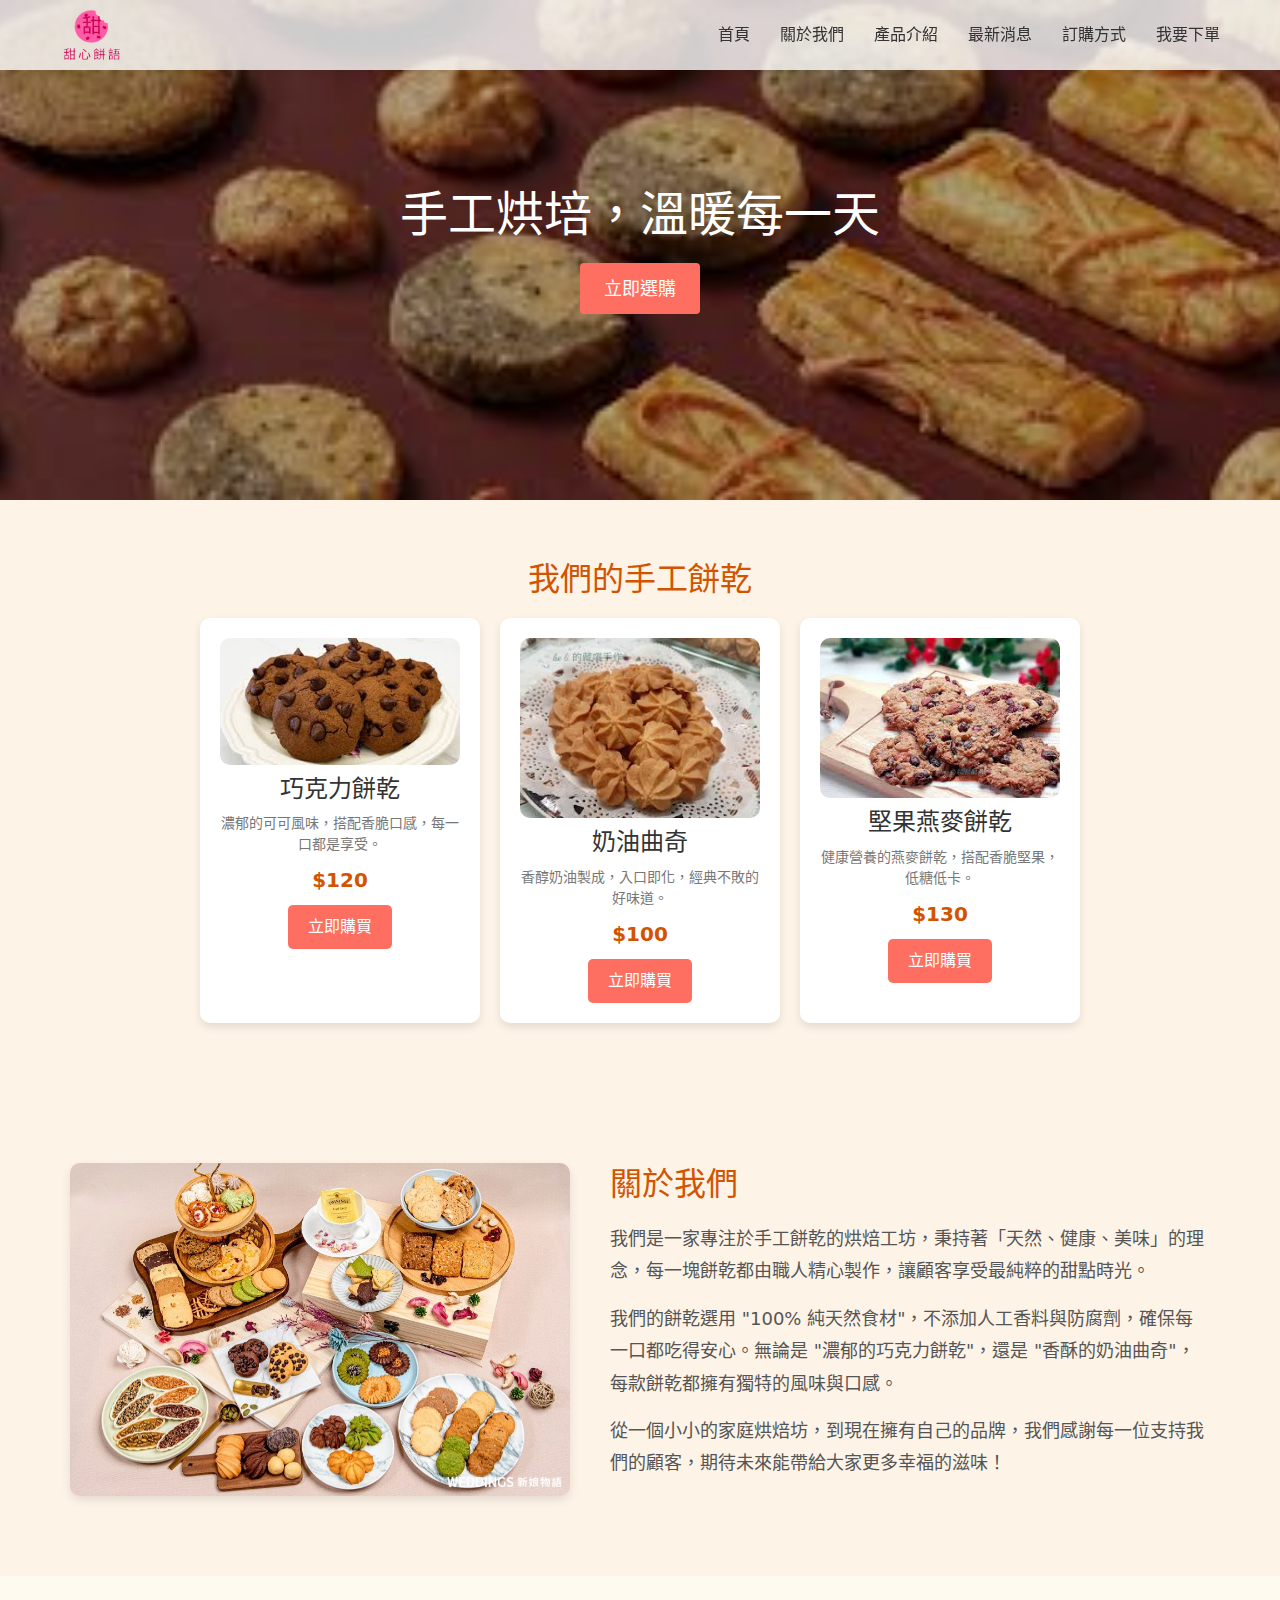
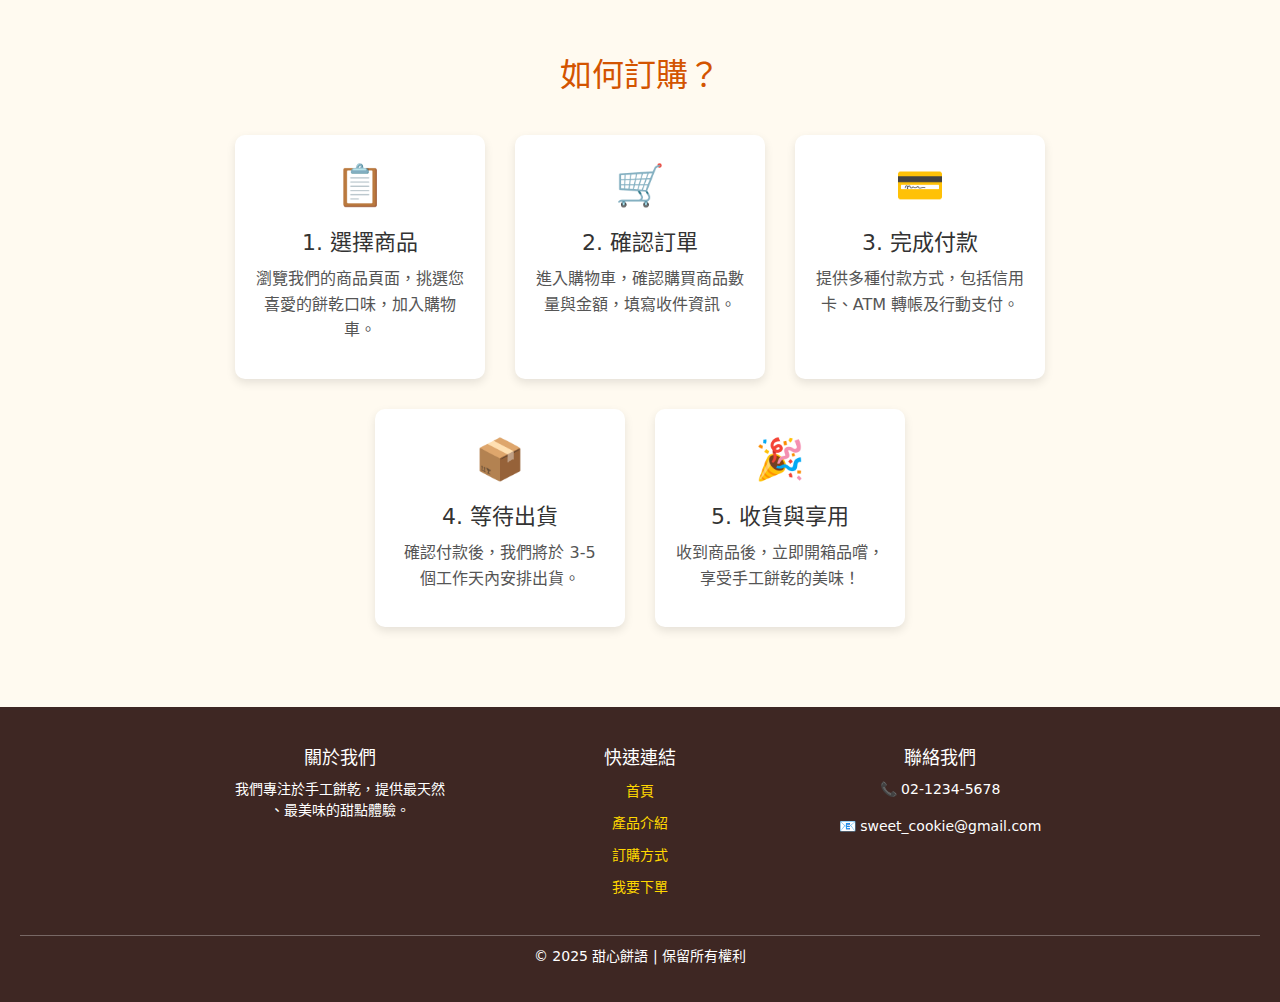
<file: index.html>
<!DOCTYPE html>
<html lang="zh-TW">
<head>
    <meta charset="UTF-8">
    <meta name="viewport" content="width=device-width, initial-scale=1.0">
    <title>首頁 | 甜心餅語</title>
    <link rel="stylesheet" href="style.css">
    <link href="https://cdn.jsdelivr.net/npm/bootstrap@5.3.3/dist/css/bootstrap.min.css" rel="stylesheet"/>
</head>
<body>
  <header>
    <div class="header">
      <div class="logo">
        <a href="index.html">
          <img src="logo.png" alt="品牌 logo">
        </a>
      </div>
      <button class="menu-toggle" id="menuToggle">&#9776;</button>
      <nav class="navbar" id="navbarMenu">
        <a href="index.html">首頁</a>
        <a href="about.html">關於我們</a>
        <a href="products.html">產品介紹</a>
        <a href="news.html">最新消息</a>
        <a href="order.html">訂購方式</a>
        <a href="form.html">我要下單</a>
      </nav>
    </div>
  </header>
    <section class="hero">
        <div class="hero-content">
            <h1 class="hero-title">手工烘培，溫暖每一天</h1>
            <a href="products.html" class="hero-button">立即選購</a>
        </div>
    </section>
    <section class="product-section">
        <h2 class="product-section-title">我們的手工餅乾</h2>
        <div class="product-container">
            <div class="product-card">
                <img src="巧克力餅乾.jpg" alt="巧克力餅乾">
                <h3 class="product-name">巧克力餅乾</h3>
                <p class="product-description">濃郁的可可風味，搭配香脆口感，每一口都是享受。</p>
                <span class="product-price">$120</span>
                <a href="form.html" class="buy-button">立即購買</a>
            </div>

            <div class="product-card">
                <img src="奶油曲奇.jpg" alt="奶油曲奇">
                <h3 class="product-name">奶油曲奇</h3>
                <p class="product-description">香醇奶油製成，入口即化，經典不敗的好味道。</p>
                <span class="product-price">$100</span>
                <a href="form.html" class="buy-button">立即購買</a>
            </div>

            <div class="product-card">
                <img src="堅果燕麥餅乾.jpg" alt="堅果燕麥餅乾">
                <h3 class="product-name">堅果燕麥餅乾</h3>
                <p class="product-description">健康營養的燕麥餅乾，搭配香脆堅果，低糖低卡。</p>
                <span class="product-price">$130</span>
                <a href="form.html" class="buy-button">立即購買</a>
            </div>
        </div>
    </section>
    <section class="about-section">
        <div class="about-container">
          <div class="about-image">
            <img src="about_us.jpg" alt="關於我們">
          </div>
          <div class="about-content">
            <h2>關於我們</h2>
            <p>我們是一家專注於手工餅乾的烘焙工坊，秉持著「天然、健康、美味」的理念，每一塊餅乾都由職人精心製作，讓顧客享受最純粹的甜點時光。</p>
            <p>我們的餅乾選用 "100% 純天然食材"，不添加人工香料與防腐劑，確保每一口都吃得安心。無論是 "濃郁的巧克力餅乾"，還是 "香酥的奶油曲奇"，每款餅乾都擁有獨特的風味與口感。</p>
            <p>從一個小小的家庭烘焙坊，到現在擁有自己的品牌，我們感謝每一位支持我們的顧客，期待未來能帶給大家更多幸福的滋味！</p>
          </div>
        </div>
    </section>
    <section class="order-section">
        <h2 class="order-section-title">如何訂購？</h2>
        <div class="order-steps">
          
          <div class="order-step">
            <div class="step-icon">📋</div>
            <h3>1. 選擇商品</h3>
            <p>瀏覽我們的商品頁面，挑選您喜愛的餅乾口味，加入購物車。</p>
          </div>
      
          <div class="order-step">
            <div class="step-icon">🛒</div>
            <h3>2. 確認訂單</h3>
            <p>進入購物車，確認購買商品數量與金額，填寫收件資訊。</p>
          </div>
      
          <div class="order-step">
            <div class="step-icon">💳</div>
            <h3>3. 完成付款</h3>
            <p>提供多種付款方式，包括信用卡、ATM 轉帳及行動支付。</p>
          </div>
      
          <div class="order-step">
            <div class="step-icon">📦</div>
            <h3>4. 等待出貨</h3>
            <p>確認付款後，我們將於 3-5 個工作天內安排出貨。</p>
          </div>
      
          <div class="order-step">
            <div class="step-icon">🎉</div>
            <h3>5. 收貨與享用</h3>
            <p>收到商品後，立即開箱品嚐，享受手工餅乾的美味！</p>
          </div>
      
        </div>
    </section>
    <footer class="footer">
        <div class="footer-container">
      
          <div class="footer-about">
            <h3>關於我們</h3>
            <p>我們專注於手工餅乾，提供最天然<br>、最美味的甜點體驗。</p>
          </div>

          <div class="footer-links">
            <h3>快速連結</h3>
            <ul>
              <li><a href="index.html">首頁</a></li>
              <li><a href="products.html">產品介紹</a></li>
              <li><a href="order.html">訂購方式</a></li>
              <li><a href="form.html">我要下單</a></li>
            </ul>
          </div>
      
          <div class="footer-contact">
            <h3>聯絡我們</h3>
            <p>📞 02-1234-5678</p>
            <p>📧 sweet_cookie@gmail.com</p>
          </div>

        </div>
      
        <div class="footer-bottom">
          <p>© 2025 甜心餅語 | 保留所有權利</p>
        </div>
    </footer>
<script src="https://cdn.jsdelivr.net/npm/bootstrap@5.3.3/dist/js/bootstrap.bundle.min.js"></script>
<script>
  document.addEventListener('DOMContentLoaded', function() {
    const menuToggle = document.getElementById('menuToggle');
    const navbarMenu = document.getElementById('navbarMenu');
  
    if (!menuToggle || !navbarMenu) return;
  
    menuToggle.addEventListener('click', () => {
      navbarMenu.classList.toggle('active');
    });
  
    navbarMenu.querySelectorAll('a').forEach(link => {
      link.addEventListener('click', () => {
        navbarMenu.classList.remove('active');
      });
    });
  });
</script>
</body>
</html>
</file>
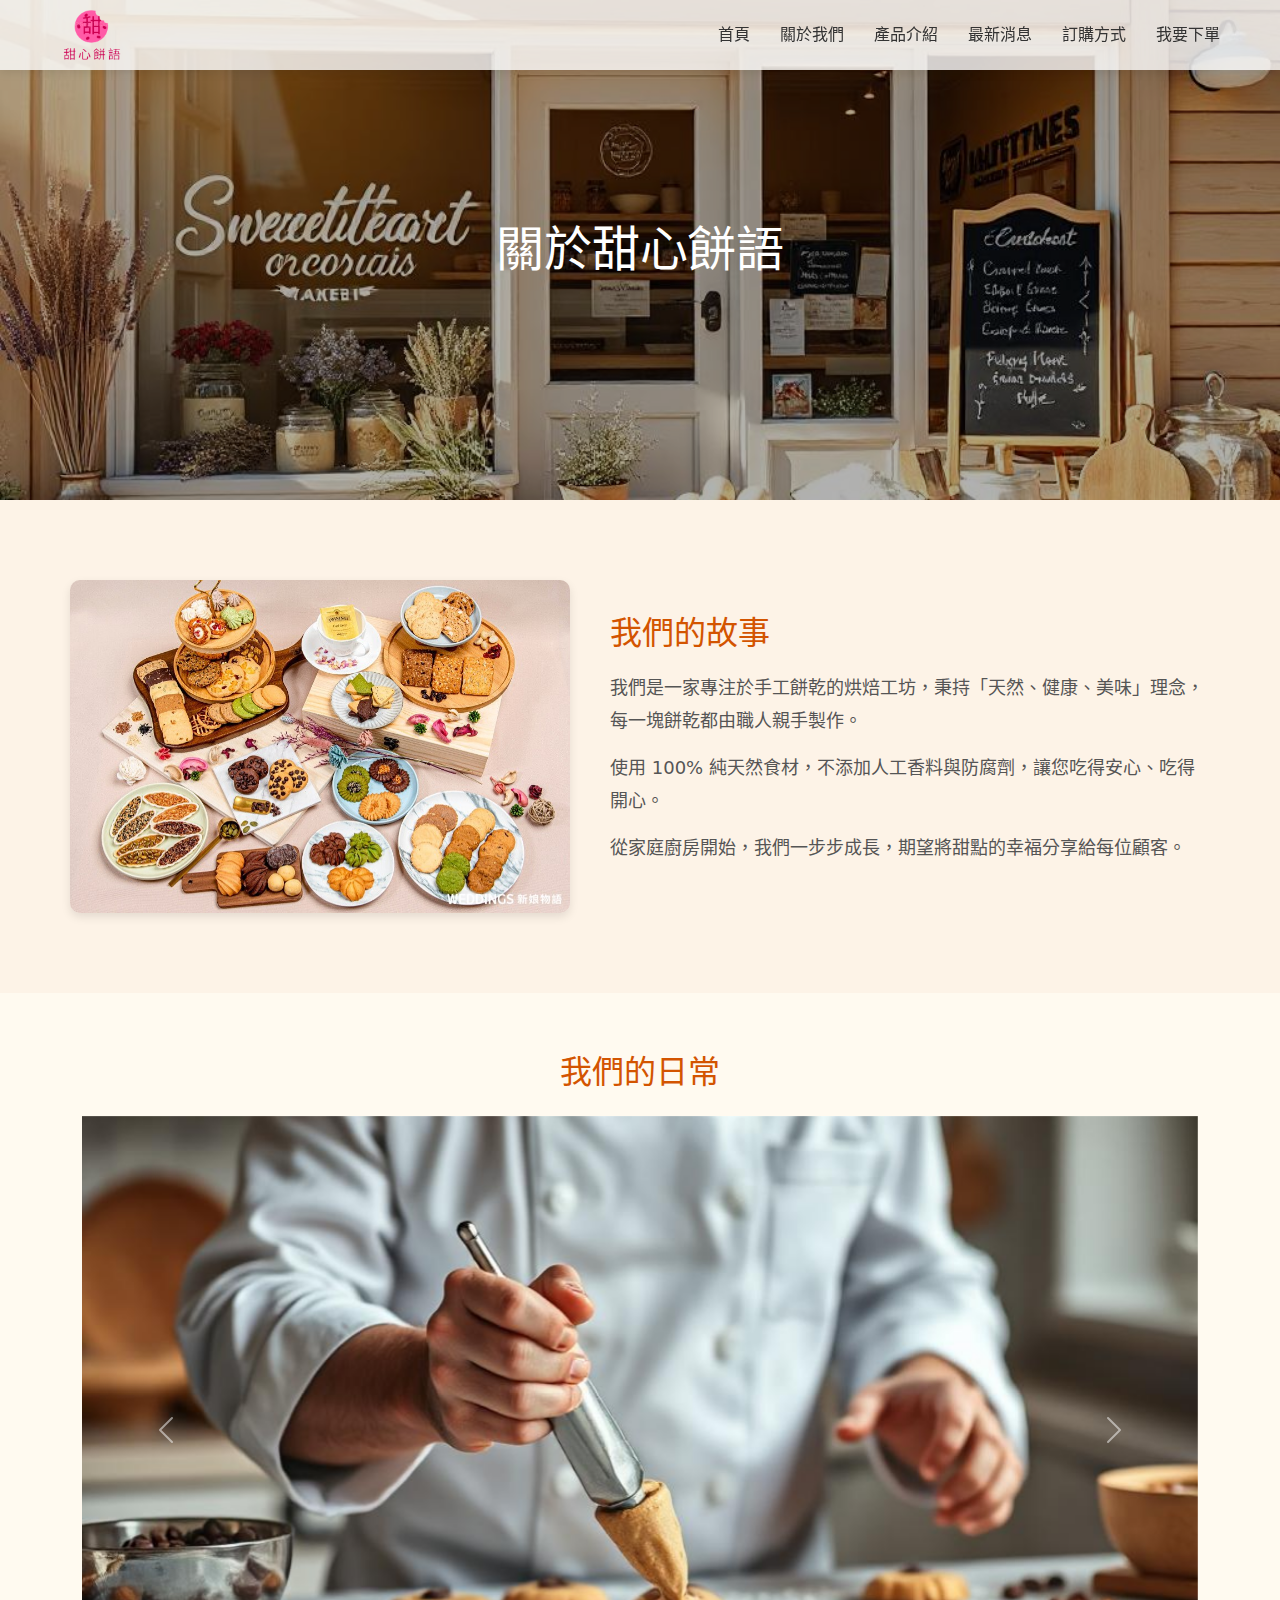
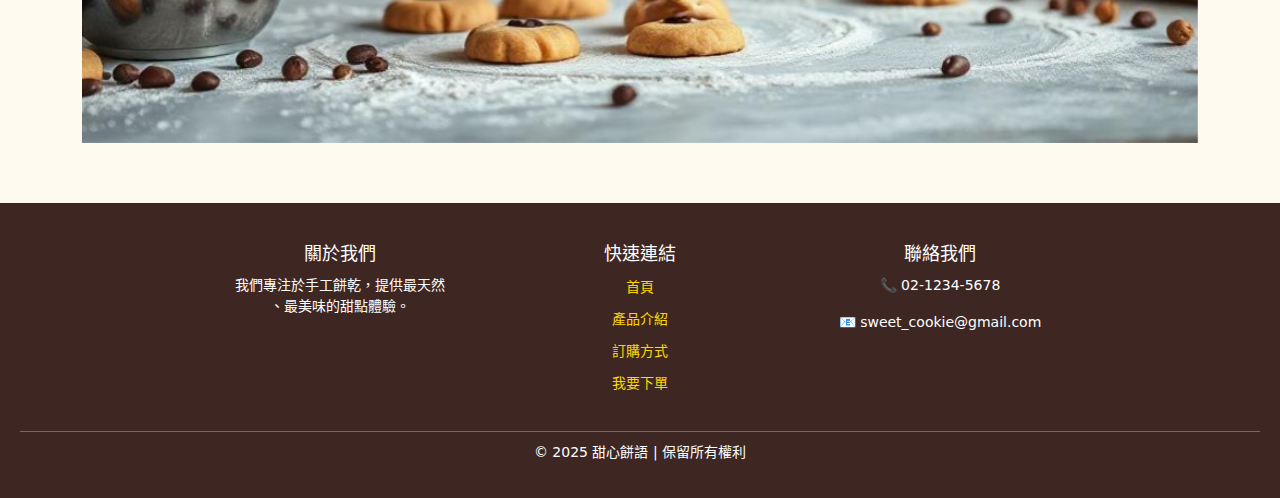
<file: about.html>
<!DOCTYPE html>
<html lang="zh-TW">
<head>
    <meta charset="UTF-8">
    <meta name="viewport" content="width=device-width, initial-scale=1.0">
    <title>關於我們 | 甜心餅語</title>
    <link rel="stylesheet" href="style.css">
    <link href="https://cdn.jsdelivr.net/npm/bootstrap@5.3.3/dist/css/bootstrap.min.css" rel="stylesheet">
</head>
<body>
    <header>
        <div class="header">
          <div class="logo">
            <a href="index.html">
              <img src="logo.png" alt="品牌 logo">
            </a>
          </div>
          <button class="menu-toggle" id="menuToggle">&#9776;</button>
          <nav class="navbar" id="navbarMenu">
            <a href="index.html">首頁</a>
            <a href="about.html">關於我們</a>
            <a href="products.html">產品介紹</a>
            <a href="news.html">最新消息</a>
            <a href="order.html">訂購方式</a>
            <a href="form.html">我要下單</a>
          </nav>
        </div>
    </header>
    <section class="hero" style="background-image: url('hero_about.png');">
        <div class="hero-content">
            <h1 class="hero-title">關於甜心餅語</h1>
        </div>
    </section>

    <section class="about-section">
        <div class="about-container">
            <div class="about-image">
                <img src="about_us.jpg" alt="我們的故事">
            </div>
            <div class="about-content">
                <h2>我們的故事</h2>
                <p>我們是一家專注於手工餅乾的烘焙工坊，秉持「天然、健康、美味」理念，每一塊餅乾都由職人親手製作。</p>
                <p>使用 100% 純天然食材，不添加人工香料與防腐劑，讓您吃得安心、吃得開心。</p>
                <p>從家庭廚房開始，我們一步步成長，期望將甜點的幸福分享給每位顧客。</p>
            </div>
        </div>
    </section>

    <section style="background-color: #fffaf0; padding: 60px 20px;">
        <div class="container">
            <h2 class="text-center mb-4" style="color: #d35400;">我們的日常</h2>
            <div id="aboutCarousel" class="carousel slide" data-bs-ride="carousel">
                <div class="carousel-inner">
                    <div class="carousel-item active">
                        <img src="bakery1.png" class="d-block w-100" alt="烘焙過程">
                    </div>
                    <div class="carousel-item">
                        <img src="bakery2.png" class="d-block w-100" alt="餅乾展示">
                    </div>
                    <div class="carousel-item">
                        <img src="bakery3.png" class="d-block w-100" alt="包裝與出貨">
                    </div>
                </div>
                <button class="carousel-control-prev" type="button" data-bs-target="#aboutCarousel" data-bs-slide="prev">
                    <span class="carousel-control-prev-icon" aria-hidden="true"></span>
                </button>
                <button class="carousel-control-next" type="button" data-bs-target="#aboutCarousel" data-bs-slide="next">
                    <span class="carousel-control-next-icon" aria-hidden="true"></span>
                </button>
            </div>
        </div>
    </section>

    <footer class="footer">
        <div class="footer-container">
            <div class="footer-about">
                <h3>關於我們</h3>
                <p>我們專注於手工餅乾，提供最天然<br>、最美味的甜點體驗。</p>
            </div>
            <div class="footer-links">
                <h3>快速連結</h3>
                <ul>
                    <li><a href="index.html">首頁</a></li>
                    <li><a href="products.html">產品介紹</a></li>
                    <li><a href="order.html">訂購方式</a></li>
                    <li><a href="form.html">我要下單</a></li>
                </ul>
            </div>
            <div class="footer-contact">
                <h3>聯絡我們</h3>
                <p>📞 02-1234-5678</p>
                <p>📧 sweet_cookie@gmail.com</p>
            </div>
        </div>
        <div class="footer-bottom">
            <p>© 2025 甜心餅語 | 保留所有權利</p>
        </div>
    </footer>

    <script src="https://cdn.jsdelivr.net/npm/bootstrap@5.3.3/dist/js/bootstrap.bundle.min.js"></script>
    <script>
        document.addEventListener('DOMContentLoaded', function() {
          const menuToggle = document.getElementById('menuToggle');
          const navbarMenu = document.getElementById('navbarMenu');
        
          if (!menuToggle || !navbarMenu) return;
        
          menuToggle.addEventListener('click', () => {
            navbarMenu.classList.toggle('active');
          });
        
          navbarMenu.querySelectorAll('a').forEach(link => {
            link.addEventListener('click', () => {
              navbarMenu.classList.remove('active');
            });
          });
        });
    </script>
</body>
</html>
</file>
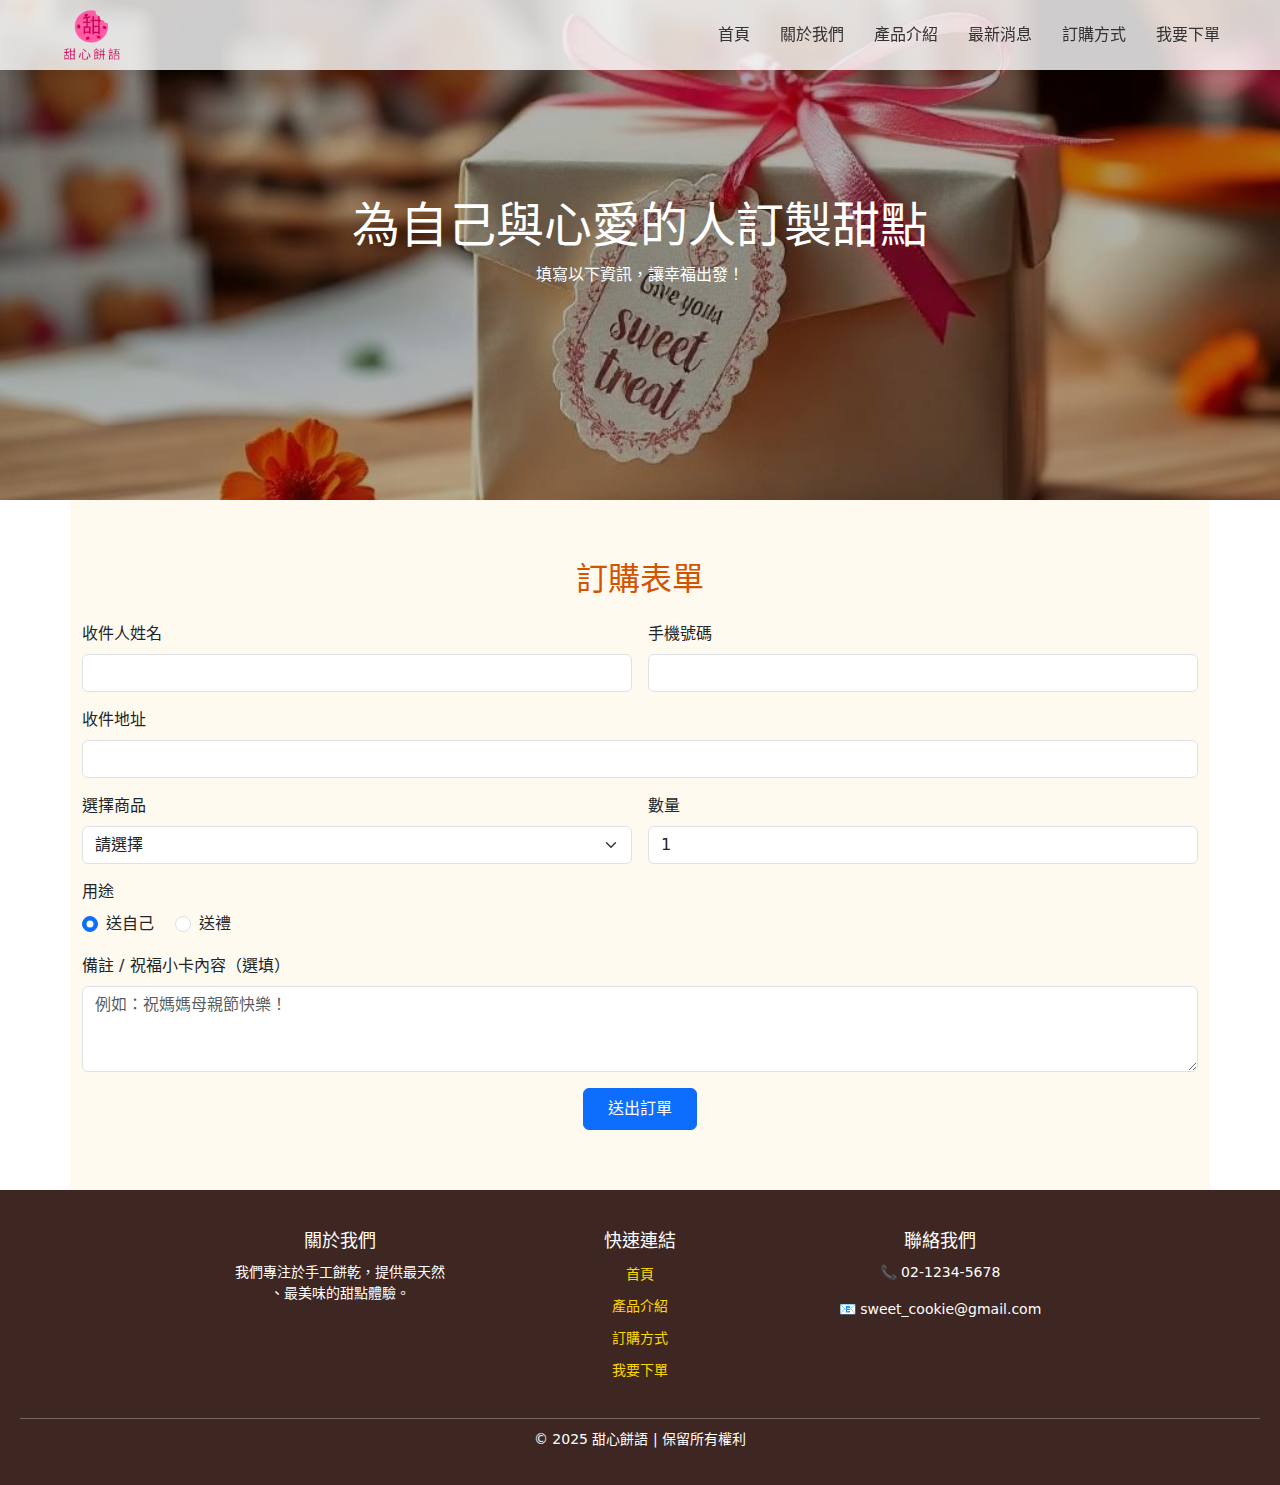
<file: form.html>
<!DOCTYPE html>
<html lang="zh-TW">
<head>
  <meta charset="UTF-8" />
  <meta name="viewport" content="width=device-width, initial-scale=1.0"/>
  <title>訂購表單 | 甜心餅語</title>
  <link rel="stylesheet" href="style.css" />
  <link href="https://cdn.jsdelivr.net/npm/bootstrap@5.3.3/dist/css/bootstrap.min.css" rel="stylesheet"/>
</head>
<body>

  <header>
    <div class="header">
      <div class="logo">
        <a href="index.html">
          <img src="logo.png" alt="品牌 logo">
        </a>
      </div>
      <button class="menu-toggle" id="menuToggle">&#9776;</button>
      <nav class="navbar" id="navbarMenu">
        <a href="index.html">首頁</a>
        <a href="about.html">關於我們</a>
        <a href="products.html">產品介紹</a>
        <a href="news.html">最新消息</a>
        <a href="order.html">訂購方式</a>
        <a href="form.html">我要下單</a>
      </nav>
    </div>
  </header>

<section class="hero" style="background-image: url('hero_form.png');">
  <div class="hero-content">
    <h1 class="hero-title">為自己與心愛的人訂製甜點</h1>
    <p class="text-white mt-2">填寫以下資訊，讓幸福出發！</p>
  </div>
</section>

<section class="form-section container">
  <h2 class="text-center mb-4" style="color: #d35400;">訂購表單</h2>

  <form id="orderForm">
    <div class="row g-3">
      <div class="col-md-6">
        <label for="name" class="form-label">收件人姓名</label>
        <input type="text" class="form-control" id="name" required>
      </div>
      <div class="col-md-6">
        <label for="phone" class="form-label">手機號碼</label>
        <input type="tel" class="form-control" id="phone" required>
      </div>
      <div class="col-12">
        <label for="address" class="form-label">收件地址</label>
        <input type="text" class="form-control" id="address" required>
      </div>
      <div class="col-md-6">
        <label for="product" class="form-label">選擇商品</label>
        <select class="form-select" id="product" required>
          <option selected disabled value="">請選擇</option>
          <option>巧克力餅乾</option>
          <option>奶油曲奇</option>
          <option>堅果燕麥餅乾</option>
          <option>檸檬蛋糕</option>
          <option>抹茶布朗尼</option>
          <option>草莓酥餅（春季）</option>
          <option>客製禮盒</option>
        </select>
      </div>
      <div class="col-md-6">
        <label for="quantity" class="form-label">數量</label>
        <input type="number" class="form-control" id="quantity" min="1" value="1" required>
      </div>
      <div class="col-12">
        <label class="form-label">用途</label><br>
        <div class="form-check form-check-inline">
          <input class="form-check-input" type="radio" name="purpose" id="forSelf" value="送自己" checked>
          <label class="form-check-label" for="forSelf">送自己</label>
        </div>
        <div class="form-check form-check-inline">
          <input class="form-check-input" type="radio" name="purpose" id="forGift" value="送禮">
          <label class="form-check-label" for="forGift">送禮</label>
        </div>
      </div>
      <div class="col-12">
        <label for="message" class="form-label">備註 / 祝福小卡內容（選填）</label>
        <textarea class="form-control" id="message" rows="3" placeholder="例如：祝媽媽母親節快樂！"></textarea>
      </div>
      <div class="col-12 text-center">
        <button type="submit" class="btn btn-primary px-4 py-2">送出訂單</button>
      </div>
    </div>
  </form>

  <div class="submit-success" id="successMessage">
    <h5>感謝您，下單成功！</h5>
    <p>我們將於 24 小時內與您聯繫確認出貨。</p>
  </div>
</section>

<footer class="footer">
  <div class="footer-container">
    <div class="footer-about">
      <h3>關於我們</h3>
      <p>我們專注於手工餅乾，提供最天然<br>、最美味的甜點體驗。</p>
    </div>
    <div class="footer-links">
      <h3>快速連結</h3>
      <ul>
        <li><a href="index.html">首頁</a></li>
        <li><a href="products.html">產品介紹</a></li>
        <li><a href="order.html">訂購方式</a></li>
        <li><a href="form.html">我要下單</a></li>
      </ul>
    </div>
    <div class="footer-contact">
      <h3>聯絡我們</h3>
      <p>📞 02-1234-5678</p>
      <p>📧 sweet_cookie@gmail.com</p>
    </div>
  </div>
  <div class="footer-bottom">
    <p>© 2025 甜心餅語 | 保留所有權利</p>
  </div>
</footer>

<script src="https://cdn.jsdelivr.net/npm/bootstrap@5.3.3/dist/js/bootstrap.bundle.min.js"></script>
<script>
  // 模擬提交成功動畫
  document.getElementById("orderForm").addEventListener("submit", function (e) {
    e.preventDefault();
    document.getElementById("successMessage").style.display = "block";
    this.reset();
    window.scrollTo({ top: this.offsetTop, behavior: 'smooth' });
  });
  document.addEventListener('DOMContentLoaded', function() {
    const menuToggle = document.getElementById('menuToggle');
    const navbarMenu = document.getElementById('navbarMenu');
  
    if (!menuToggle || !navbarMenu) return;
  
    menuToggle.addEventListener('click', () => {
      navbarMenu.classList.toggle('active');
    });
  
    navbarMenu.querySelectorAll('a').forEach(link => {
      link.addEventListener('click', () => {
        navbarMenu.classList.remove('active');
      });
    });
  });
</script>
</body>
</html>
</file>
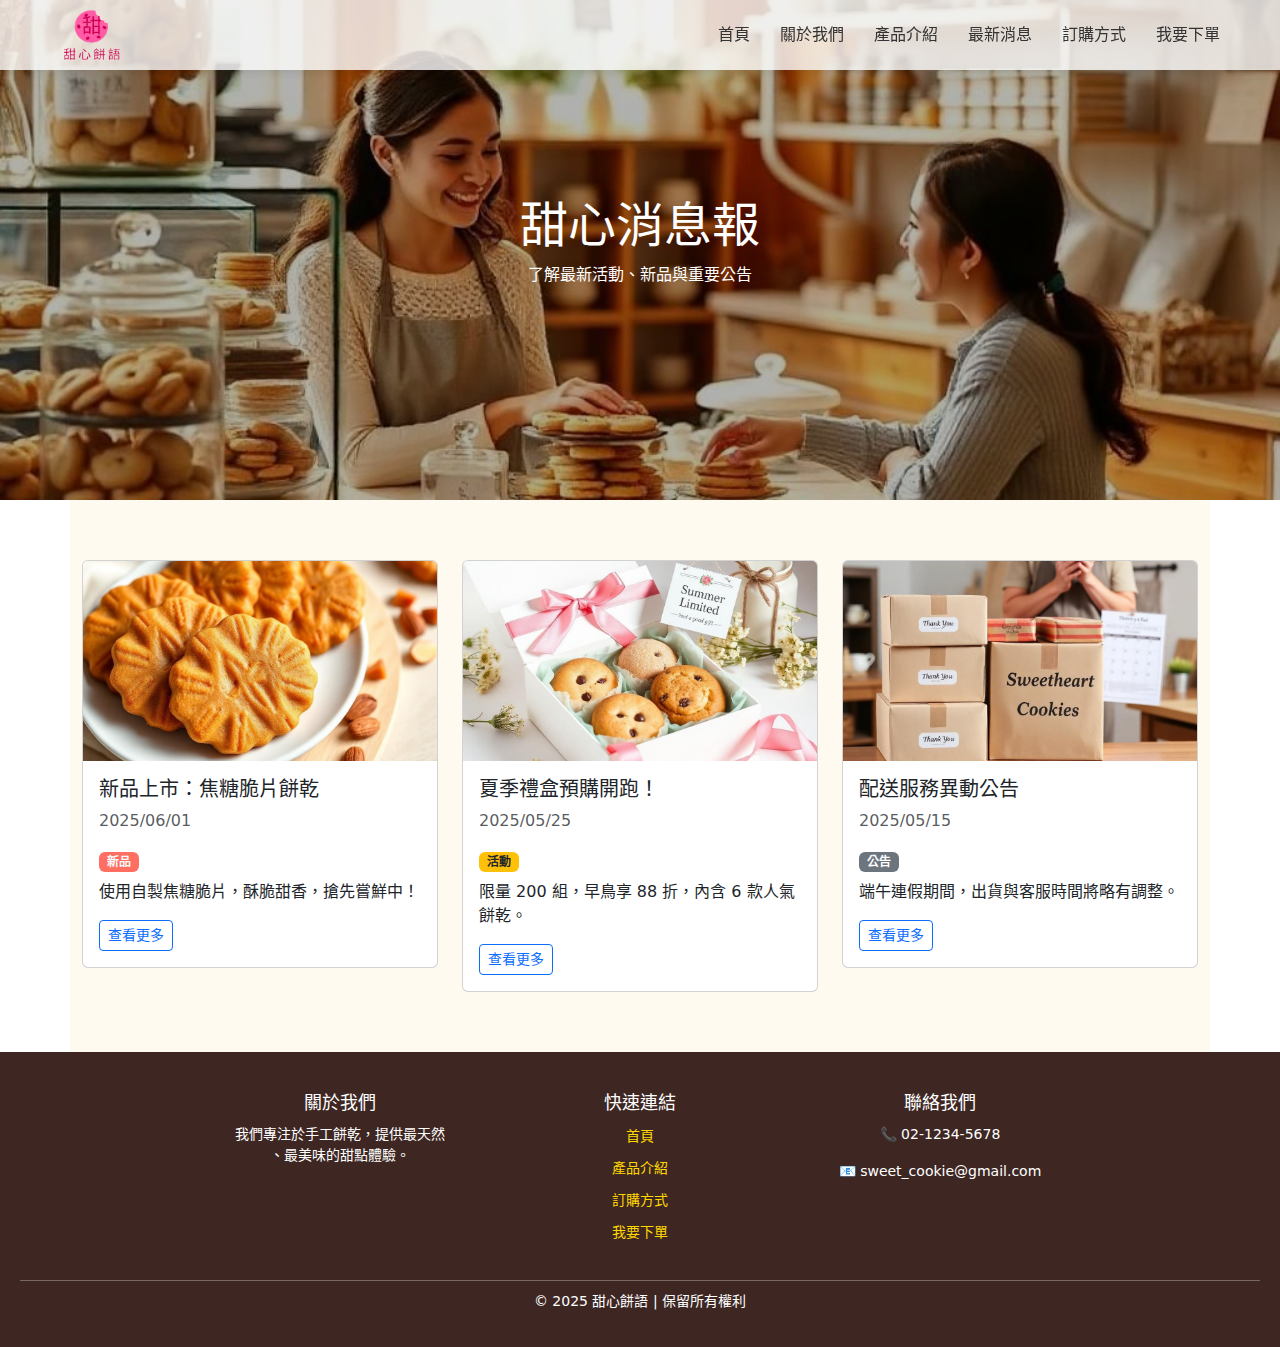
<file: news.html>
<!DOCTYPE html>
<html lang="zh-TW">
<head>
  <meta charset="UTF-8" />
  <meta name="viewport" content="width=device-width, initial-scale=1.0"/>
  <title>最新消息 | 甜心餅語</title>
  <link rel="stylesheet" href="style.css" />
  <link href="https://cdn.jsdelivr.net/npm/bootstrap@5.3.3/dist/css/bootstrap.min.css" rel="stylesheet"/>
</head>
<body>

  <header>
    <div class="header">
      <div class="logo">
        <a href="index.html">
          <img src="logo.png" alt="品牌 logo">
        </a>
      </div>
      <button class="menu-toggle" id="menuToggle">&#9776;</button>
      <nav class="navbar" id="navbarMenu">
        <a href="index.html">首頁</a>
        <a href="about.html">關於我們</a>
        <a href="products.html">產品介紹</a>
        <a href="news.html">最新消息</a>
        <a href="order.html">訂購方式</a>
        <a href="form.html">我要下單</a>
      </nav>
    </div>
  </header>

<section class="hero" style="background-image: url('hero_news.png');">
  <div class="hero-content">
    <h1 class="hero-title">甜心消息報</h1>
    <p class="text-white mt-2">了解最新活動、新品與重要公告</p>
  </div>
</section>

<section class="news-section container">
  <div class="row g-4">

    <!-- 消息 1 -->
    <div class="col-md-4">
      <div class="card news-card">
        <img src="news_newcookie.png" class="card-img-top news-img" alt="新品餅乾上市">
        <div class="card-body">
          <h5 class="card-title">新品上市：焦糖脆片餅乾</h5>
          <p class="card-text text-muted">2025/06/01</p>
          <span class="badge badge-custom text-light mb-2">新品</span>
          <p class="card-text">使用自製焦糖脆片，酥脆甜香，搶先嘗鮮中！</p>
          <button class="btn btn-outline-primary btn-sm" data-bs-toggle="modal" data-bs-target="#modal1">查看更多</button>
        </div>
      </div>
    </div>

    <!-- 消息 2 -->
    <div class="col-md-4">
      <div class="card news-card">
        <img src="news_summer.png" class="card-img-top news-img" alt="夏季禮盒預購">
        <div class="card-body">
          <h5 class="card-title">夏季禮盒預購開跑！</h5>
          <p class="card-text text-muted">2025/05/25</p>
          <span class="badge bg-warning text-dark mb-2">活動</span>
          <p class="card-text">限量 200 組，早鳥享 88 折，內含 6 款人氣餅乾。</p>
          <button class="btn btn-outline-primary btn-sm" data-bs-toggle="modal" data-bs-target="#modal2">查看更多</button>
        </div>
      </div>
    </div>

    <!-- 消息 3 -->
    <div class="col-md-4">
      <div class="card news-card">
        <img src="news_update.png" class="card-img-top news-img" alt="配送公告">
        <div class="card-body">
          <h5 class="card-title">配送服務異動公告</h5>
          <p class="card-text text-muted">2025/05/15</p>
          <span class="badge bg-secondary mb-2">公告</span>
          <p class="card-text">端午連假期間，出貨與客服時間將略有調整。</p>
          <button class="btn btn-outline-primary btn-sm" data-bs-toggle="modal" data-bs-target="#modal3">查看更多</button>
        </div>
      </div>
    </div>

  </div>
</section>

<!-- Modal 1 -->
<div class="modal fade" id="modal1" tabindex="-1">
  <div class="modal-dialog modal-dialog-scrollable">
    <div class="modal-content">
      <div class="modal-header">
        <h5 class="modal-title">焦糖脆片餅乾上市！</h5>
        <button type="button" class="btn-close" data-bs-dismiss="modal"></button>
      </div>
      <div class="modal-body">
        我們全新推出「焦糖脆片餅乾」，使用手工熬煮焦糖與杏仁片製作，香脆中帶甜，回味無窮！凡 6 月內購買任兩包，即贈品牌貼紙一份喔！
      </div>
    </div>
  </div>
</div>

<!-- Modal 2 -->
<div class="modal fade" id="modal2" tabindex="-1">
  <div class="modal-dialog modal-dialog-scrollable">
    <div class="modal-content">
      <div class="modal-header">
        <h5 class="modal-title">夏季禮盒預購開跑</h5>
        <button type="button" class="btn-close" data-bs-dismiss="modal"></button>
      </div>
      <div class="modal-body">
        清涼一夏，就選甜心餅語！我們特製的夏季禮盒內含 6 種人氣口味，包裝設計清新可愛，是送禮與自享的絕佳選擇。限量 200 組，售完為止。
      </div>
    </div>
  </div>
</div>

<!-- Modal 3 -->
<div class="modal fade" id="modal3" tabindex="-1">
  <div class="modal-dialog modal-dialog-scrollable">
    <div class="modal-content">
      <div class="modal-header">
        <h5 class="modal-title">配送異動公告</h5>
        <button type="button" class="btn-close" data-bs-dismiss="modal"></button>
      </div>
      <div class="modal-body">
        因應端午連假（6/8～6/10），我們的客服與物流配送將順延至 6/11（二）起陸續出貨。建議提前下單，避免等候。
      </div>
    </div>
  </div>
</div>

<footer class="footer">
  <div class="footer-container">
    <div class="footer-about">
      <h3>關於我們</h3>
      <p>我們專注於手工餅乾，提供最天然<br>、最美味的甜點體驗。</p>
    </div>
    <div class="footer-links">
      <h3>快速連結</h3>
      <ul>
        <li><a href="index.html">首頁</a></li>
        <li><a href="products.html">產品介紹</a></li>
        <li><a href="order.html">訂購方式</a></li>
        <li><a href="form.html">我要下單</a></li>
      </ul>
    </div>
    <div class="footer-contact">
      <h3>聯絡我們</h3>
      <p>📞 02-1234-5678</p>
      <p>📧 sweet_cookie@gmail.com</p>
    </div>
  </div>
  <div class="footer-bottom">
    <p>© 2025 甜心餅語 | 保留所有權利</p>
  </div>
</footer>

<script src="https://cdn.jsdelivr.net/npm/bootstrap@5.3.3/dist/js/bootstrap.bundle.min.js"></script>
<script>
  document.addEventListener('DOMContentLoaded', function() {
    const menuToggle = document.getElementById('menuToggle');
    const navbarMenu = document.getElementById('navbarMenu');
  
    if (!menuToggle || !navbarMenu) return;
  
    menuToggle.addEventListener('click', () => {
      navbarMenu.classList.toggle('active');
    });
  
    navbarMenu.querySelectorAll('a').forEach(link => {
      link.addEventListener('click', () => {
        navbarMenu.classList.remove('active');
      });
    });
  });
</script>
</body>
</html>
</file>
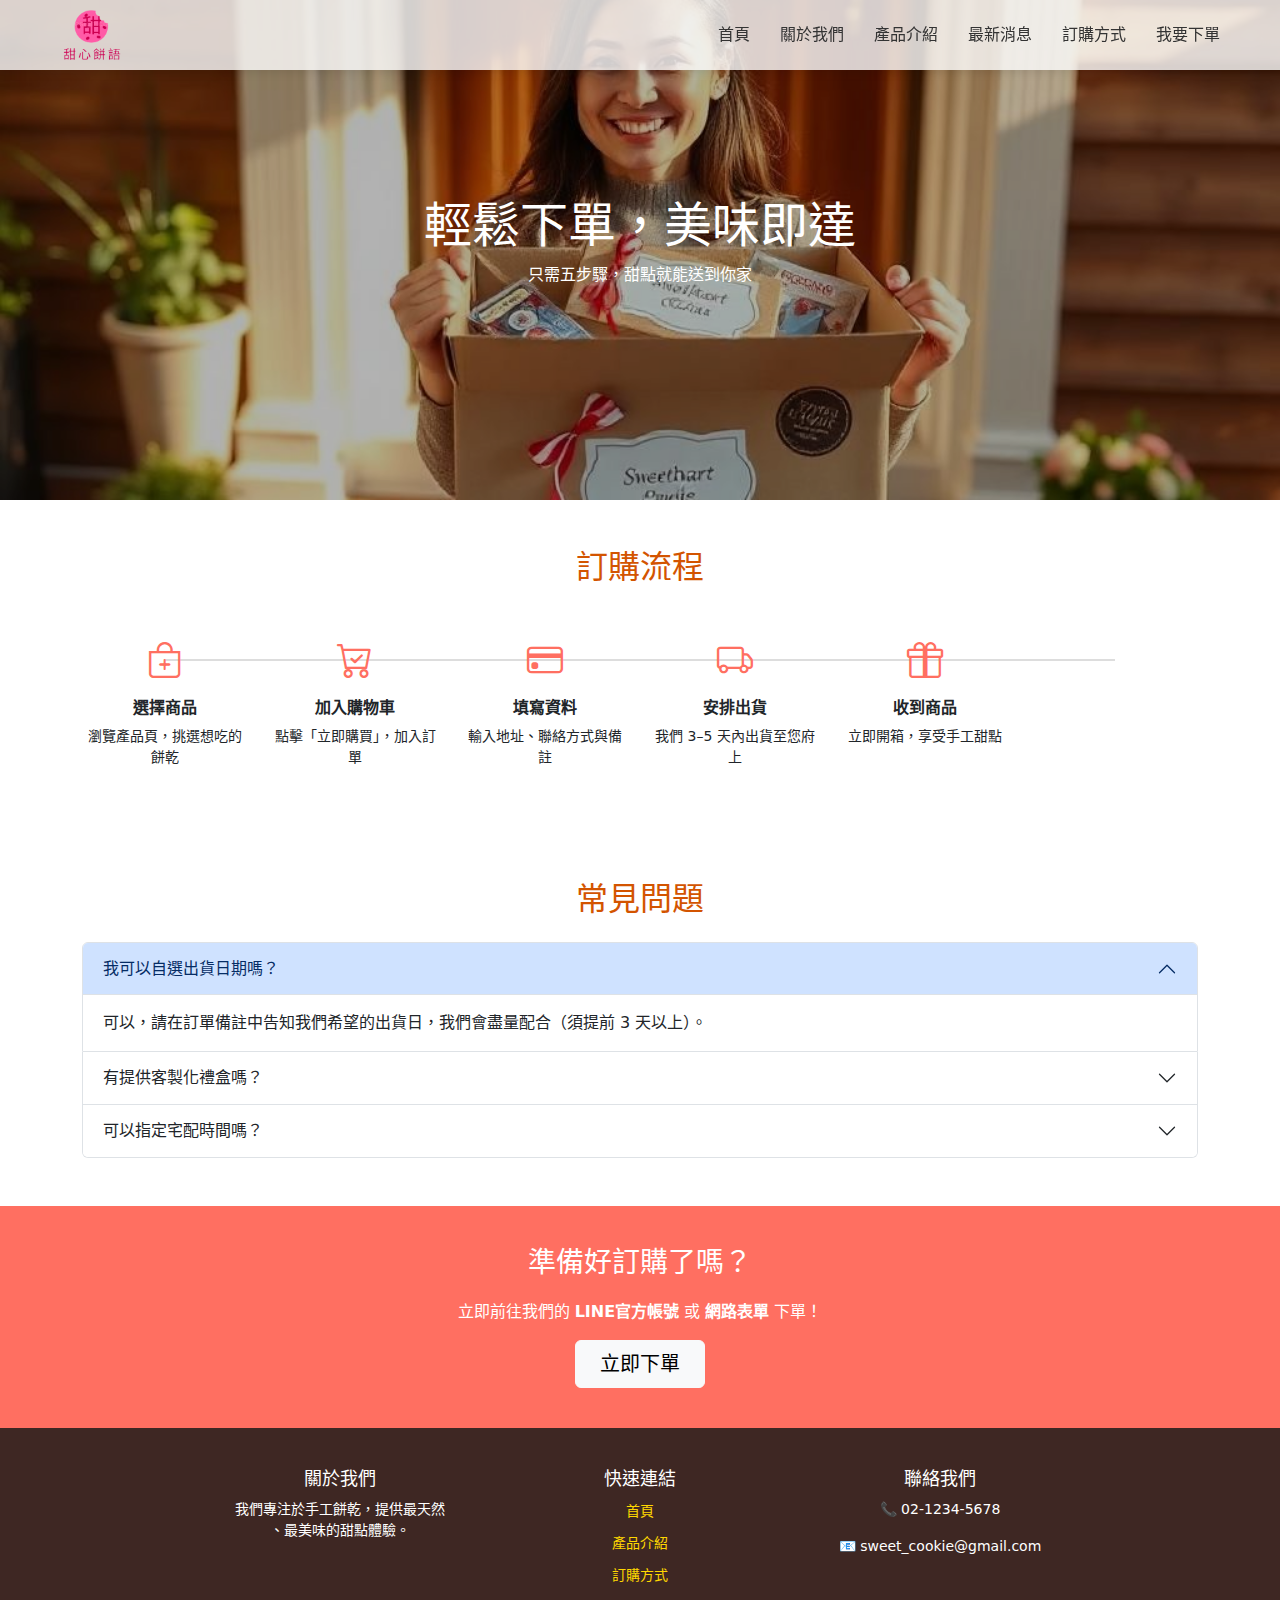
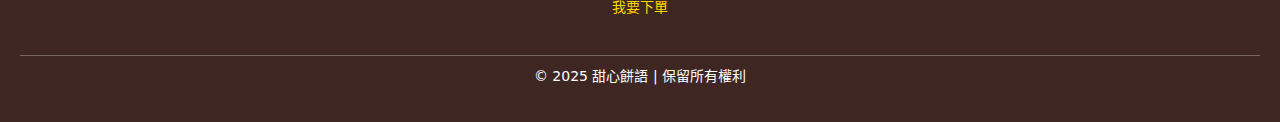
<file: order.html>
<!DOCTYPE html>
<html lang="zh-TW">
<head>
  <meta charset="UTF-8" />
  <meta name="viewport" content="width=device-width, initial-scale=1.0"/>
  <title>訂購方式 | 甜心餅語</title>
  <link rel="stylesheet" href="style.css" />
  <link href="https://cdn.jsdelivr.net/npm/bootstrap@5.3.3/dist/css/bootstrap.min.css" rel="stylesheet"/>
</head>
<body>

  <header>
    <div class="header">
      <div class="logo">
        <a href="index.html">
          <img src="logo.png" alt="品牌 logo">
        </a>
      </div>
      <button class="menu-toggle" id="menuToggle">&#9776;</button>
      <nav class="navbar" id="navbarMenu">
        <a href="index.html">首頁</a>
        <a href="about.html">關於我們</a>
        <a href="products.html">產品介紹</a>
        <a href="news.html">最新消息</a>
        <a href="order.html">訂購方式</a>
        <a href="form.html">我要下單</a>
      </nav>
    </div>
  </header>

<section class="hero" style="background-image: url('hero_order.png');">
  <div class="hero-content">
    <h1 class="hero-title">輕鬆下單，美味即達</h1>
    <p class="text-white mt-2">只需五步驟，甜點就能送到你家</p>
  </div>
</section>

<section class="container py-5">
  <h2 class="text-center mb-5" style="color: #d35400;">訂購流程</h2>
  <div class="row text-center gy-4">
    <div class="col-md-2 timeline-step">
      <i class="bi bi-bag-plus"></i>
      <h6>選擇商品</h6>
      <p class="small">瀏覽產品頁，挑選想吃的餅乾</p>
    </div>
    <div class="col-md-2 timeline-step">
      <i class="bi bi-cart-check"></i>
      <h6>加入購物車</h6>
      <p class="small">點擊「立即購買」，加入訂單</p>
    </div>
    <div class="col-md-2 timeline-step">
      <i class="bi bi-credit-card"></i>
      <h6>填寫資料</h6>
      <p class="small">輸入地址、聯絡方式與備註</p>
    </div>
    <div class="col-md-2 timeline-step">
      <i class="bi bi-truck"></i>
      <h6>安排出貨</h6>
      <p class="small">我們 3–5 天內出貨至您府上</p>
    </div>
    <div class="col-md-2 timeline-step">
      <i class="bi bi-gift"></i>
      <h6>收到商品</h6>
      <p class="small">立即開箱，享受手工甜點</p>
    </div>
  </div>
</section>

<section class="container py-5">
  <h2 class="text-center mb-4" style="color: #d35400;">常見問題</h2>
  <div class="accordion" id="faqAccordion">
    <div class="accordion-item">
      <h2 class="accordion-header" id="faq1">
        <button class="accordion-button" type="button" data-bs-toggle="collapse" data-bs-target="#collapse1">
          我可以自選出貨日期嗎？
        </button>
      </h2>
      <div id="collapse1" class="accordion-collapse collapse show" data-bs-parent="#faqAccordion">
        <div class="accordion-body">
          可以，請在訂單備註中告知我們希望的出貨日，我們會盡量配合（須提前 3 天以上）。
        </div>
      </div>
    </div>
    <div class="accordion-item">
      <h2 class="accordion-header" id="faq2">
        <button class="accordion-button collapsed" type="button" data-bs-toggle="collapse" data-bs-target="#collapse2">
          有提供客製化禮盒嗎？
        </button>
      </h2>
      <div id="collapse2" class="accordion-collapse collapse" data-bs-parent="#faqAccordion">
        <div class="accordion-body">
          有的，我們提供客製卡片、包裝與口味搭配，可透過 LINE 或 IG 與我們聯繫詳談。
        </div>
      </div>
    </div>
    <div class="accordion-item">
      <h2 class="accordion-header" id="faq3">
        <button class="accordion-button collapsed" type="button" data-bs-toggle="collapse" data-bs-target="#collapse3">
          可以指定宅配時間嗎？
        </button>
      </h2>
      <div id="collapse3" class="accordion-collapse collapse" data-bs-parent="#faqAccordion">
        <div class="accordion-body">
          宅配為黑貓/新竹物流，提供「上午/下午」兩時段選擇，請於結帳頁註明。
        </div>
      </div>
    </div>
  </div>
</section>

<section class="cta-section">
  <h3>準備好訂購了嗎？</h3>
  <p>立即前往我們的 <strong>LINE官方帳號</strong> 或 <strong>網路表單</strong> 下單！</p>
  <a href="form.html" class="btn btn-light px-4 py-2 rounded">立即下單</a>
</section>

<footer class="footer">
  <div class="footer-container">
    <div class="footer-about">
      <h3>關於我們</h3>
      <p>我們專注於手工餅乾，提供最天然<br>、最美味的甜點體驗。</p>
    </div>
    <div class="footer-links">
      <h3>快速連結</h3>
      <ul>
        <li><a href="index.html">首頁</a></li>
        <li><a href="products.html">產品介紹</a></li>
        <li><a href="order.html">訂購方式</a></li>
        <li><a href="form.html">我要下單</a></li>
      </ul>
    </div>
    <div class="footer-contact">
      <h3>聯絡我們</h3>
      <p>📞 02-1234-5678</p>
      <p>📧 sweet_cookie@gmail.com</p>
    </div>
  </div>
  <div class="footer-bottom">
    <p>© 2025 甜心餅語 | 保留所有權利</p>
  </div>
</footer>

<!-- Bootstrap -->
<script src="https://cdn.jsdelivr.net/npm/bootstrap@5.3.3/dist/js/bootstrap.bundle.min.js"></script>
<!-- Bootstrap Icons -->
<link href="https://cdn.jsdelivr.net/npm/bootstrap-icons@1.10.5/font/bootstrap-icons.css" rel="stylesheet">
<script>
  document.addEventListener('DOMContentLoaded', function() {
    const menuToggle = document.getElementById('menuToggle');
    const navbarMenu = document.getElementById('navbarMenu');
  
    if (!menuToggle || !navbarMenu) return;
  
    menuToggle.addEventListener('click', () => {
      navbarMenu.classList.toggle('active');
    });
  
    navbarMenu.querySelectorAll('a').forEach(link => {
      link.addEventListener('click', () => {
        navbarMenu.classList.remove('active');
      });
    });
  });
</script>
</body>
</html>
</file>
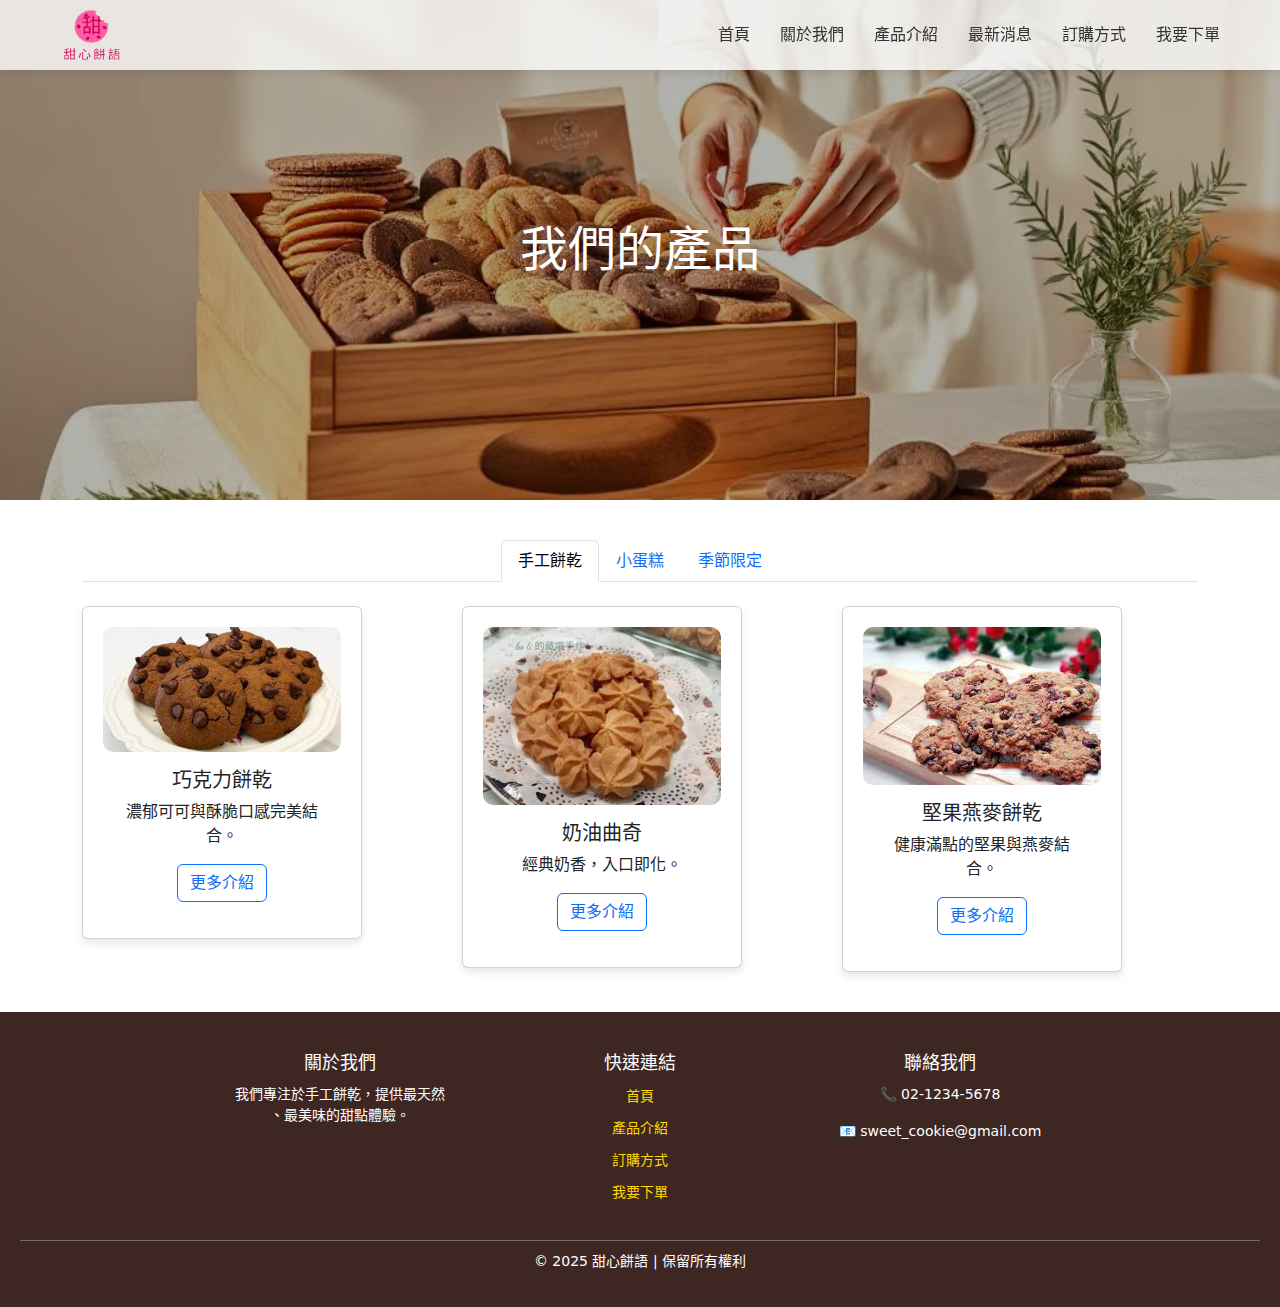
<file: products.html>
<!DOCTYPE html>
<html lang="zh-TW">
<head>
  <meta charset="UTF-8" />
  <meta name="viewport" content="width=device-width, initial-scale=1.0"/>
  <title>產品介紹 | 甜心餅語</title>
  <link rel="stylesheet" href="style.css" />
  <link href="https://cdn.jsdelivr.net/npm/bootstrap@5.3.3/dist/css/bootstrap.min.css" rel="stylesheet"/>
  <style>
    
  </style>
</head>
<body>
  <header>
    <div class="header">
      <div class="logo">
        <a href="index.html">
          <img src="logo.png" alt="品牌 logo">
        </a>
      </div>
      <button class="menu-toggle" id="menuToggle">&#9776;</button>
      <nav class="navbar" id="navbarMenu">
        <a href="index.html">首頁</a>
        <a href="about.html">關於我們</a>
        <a href="products.html">產品介紹</a>
        <a href="news.html">最新消息</a>
        <a href="order.html">訂購方式</a>
        <a href="form.html">我要下單</a>
      </nav>
    </div>
  </header>
  <section class="hero" style="background-image: url('hero_products.webp');">
    <div class="hero-content">
      <h1 class="hero-title">我們的產品</h1>
    </div>
  </section>

  <section class="container product-tab-pane">
    <ul class="nav nav-tabs justify-content-center mb-4" id="productTabs" role="tablist">
      <li class="nav-item" role="presentation">
        <button class="nav-link active" id="cookie-tab" data-bs-toggle="tab" data-bs-target="#cookie" type="button">手工餅乾</button>
      </li>
      <li class="nav-item" role="presentation">
        <button class="nav-link" id="cake-tab" data-bs-toggle="tab" data-bs-target="#cake" type="button">小蛋糕</button>
      </li>
      <li class="nav-item" role="presentation">
        <button class="nav-link" id="seasonal-tab" data-bs-toggle="tab" data-bs-target="#seasonal" type="button">季節限定</button>
      </li>
    </ul>

    <div class="tab-content" id="productTabsContent">
      <!-- 餅乾類 -->
      <div class="tab-pane fade show active" id="cookie" role="tabpanel">
        <div class="row g-4">
          <div class="col-md-4">
            <div class="product-card card">
              <img src="巧克力餅乾.jpg" class="card-img-top product-img" alt="巧克力餅乾">
              <div class="card-body text-center">
                <h5 class="card-title">巧克力餅乾</h5>
                <p class="card-text">濃郁可可與酥脆口感完美結合。</p>
                <button class="btn btn-outline-primary" data-bs-toggle="modal" data-bs-target="#modal1">更多介紹</button>
              </div>
            </div>
          </div>
          <div class="col-md-4">
            <div class="product-card card">
              <img src="奶油曲奇.jpg" class="card-img-top product-img" alt="奶油曲奇">
              <div class="card-body text-center">
                <h5 class="card-title">奶油曲奇</h5>
                <p class="card-text">經典奶香，入口即化。</p>
                <button class="btn btn-outline-primary" data-bs-toggle="modal" data-bs-target="#modal2">更多介紹</button>
              </div>
            </div>
          </div>
          <div class="col-md-4">
            <div class="product-card card">
              <img src="堅果燕麥餅乾.jpg" class="card-img-top product-img" alt="堅果燕麥餅乾">
              <div class="card-body text-center">
                <h5 class="card-title">堅果燕麥餅乾</h5>
                <p class="card-text">健康滿點的堅果與燕麥結合。</p>
                <button class="btn btn-outline-primary" data-bs-toggle="modal" data-bs-target="#modal3">更多介紹</button>
              </div>
            </div>
          </div>
        </div>
      </div>

      <!-- 小蛋糕 -->
      <div class="tab-pane fade" id="cake" role="tabpanel">
        <div class="row g-4">
          <div class="col-md-4">
            <div class="product-card card">
              <img src="檸檬蛋糕.png" class="card-img-top product-img" alt="檸檬蛋糕">
              <div class="card-body text-center">
                <h5 class="card-title">檸檬小蛋糕</h5>
                <p class="card-text">清爽酸甜，午後時光的完美搭配。</p>
                <button class="btn btn-outline-primary" data-bs-toggle="modal" data-bs-target="#modal4">更多介紹</button>
              </div>
            </div>
          </div>
          <div class="col-md-4">
            <div class="product-card card">
              <img src="抹茶布朗尼.png" class="card-img-top product-img" alt="抹茶布朗尼">
              <div class="card-body text-center">
                <h5 class="card-title">抹茶布朗尼</h5>
                <p class="card-text">抹茶控必吃，濃郁又不膩。</p>
                <button class="btn btn-outline-primary" data-bs-toggle="modal" data-bs-target="#modal5">更多介紹</button>
              </div>
            </div>
          </div>
        </div>
      </div>

      <!-- 季節限定 -->
      <div class="tab-pane fade" id="seasonal" role="tabpanel">
        <div class="row g-4">
          <div class="col-md-4">
            <div class="product-card card">
              <img src="草莓酥餅.png" class="card-img-top product-img" alt="草莓酥餅">
              <div class="card-body text-center">
                <h5 class="card-title">草莓酥餅（春季）</h5>
                <p class="card-text">使用當季新鮮草莓，香甜酥鬆。</p>
                <button class="btn btn-outline-primary" data-bs-toggle="modal" data-bs-target="#modal6">更多介紹</button>
              </div>
            </div>
          </div>
        </div>
      </div>

    </div>
  </section>

  <!-- 彈窗 -->
  <div class="modal fade" id="modal1" tabindex="-1">
    <div class="modal-dialog">
      <div class="modal-content">
        <div class="modal-header">
          <h5 class="modal-title">巧克力餅乾</h5>
          <button type="button" class="btn-close" data-bs-dismiss="modal"></button>
        </div>
        <div class="modal-body">
          使用比利時黑巧克力、海鹽點綴，讓甜與鹹完美融合，是午後茶點的絕配!
        </div>
      </div>
    </div>
  </div>

  <div class="modal fade" id="modal2" tabindex="-1">
    <div class="modal-dialog">
      <div class="modal-content">
        <div class="modal-header">
          <h5 class="modal-title">奶油曲奇</h5>
          <button type="button" class="btn-close" data-bs-dismiss="modal"></button>
        </div>
        <div class="modal-body">
          精選進口奶油，手工擠花烘焙，酥鬆不膩，是人氣常備伴手禮!
        </div>
      </div>
    </div>
  </div>

  <div class="modal fade" id="modal3" tabindex="-1">
    <div class="modal-dialog">
      <div class="modal-content">
        <div class="modal-header">
          <h5 class="modal-title">堅果燕麥餅乾</h5>
          <button type="button" class="btn-close" data-bs-dismiss="modal"></button>
        </div>
        <div class="modal-body">
          含有杏仁、核桃、燕麥與椰絲，低糖健康，是健身族群與孩子們的最愛！
        </div>
      </div>
    </div>
  </div>

  <div class="modal fade" id="modal4" tabindex="-1">
    <div class="modal-dialog">
      <div class="modal-content">
        <div class="modal-header">
          <h5 class="modal-title">檸檬蛋糕</h5>
          <button type="button" class="btn-close" data-bs-dismiss="modal"></button>
        </div>
        <div class="modal-body">
            金黃色小檸檬磅蛋糕，表面灑糖霜與細檸檬絲!
        </div>
      </div>
    </div>
  </div>

  <div class="modal fade" id="modal5" tabindex="-1">
    <div class="modal-dialog">
      <div class="modal-content">
        <div class="modal-header">
          <h5 class="modal-title">抹茶布朗尼</h5>
          <button type="button" class="btn-close" data-bs-dismiss="modal"></button>
        </div>
        <div class="modal-body">
            表面灑有些許抹茶粉，有白巧克力點綴!
        </div>
      </div>
    </div>
  </div>

  <div class="modal fade" id="modal6" tabindex="-1">
    <div class="modal-dialog">
      <div class="modal-content">
        <div class="modal-header">
          <h5 class="modal-title">草莓酥餅</h5>
          <button type="button" class="btn-close" data-bs-dismiss="modal"></button>
        </div>
        <div class="modal-body">
            酥餅表面嵌入新鮮草莓切片，表皮呈金黃酥脆狀!
        </div>
      </div>
    </div>
  </div>

  <footer class="footer">
    <div class="footer-container">
      <div class="footer-about">
        <h3>關於我們</h3>
        <p>我們專注於手工餅乾，提供最天然<br>、最美味的甜點體驗。</p>
      </div>
      <div class="footer-links">
        <h3>快速連結</h3>
        <ul>
            <li><a href="index.html">首頁</a></li>
            <li><a href="products.html">產品介紹</a></li>
            <li><a href="order.html">訂購方式</a></li>
            <li><a href="form.html">我要下單</a></li>
        </ul>
      </div>
      <div class="footer-contact">
        <h3>聯絡我們</h3>
        <p>📞 02-1234-5678</p>
        <p>📧 sweet_cookie@gmail.com</p>
      </div>
    </div>
    <div class="footer-bottom">
      <p>© 2025 甜心餅語 | 保留所有權利</p>
    </div>
  </footer>

  <script src="https://cdn.jsdelivr.net/npm/bootstrap@5.3.3/dist/js/bootstrap.bundle.min.js"></script>
  <script>
    document.addEventListener('DOMContentLoaded', function() {
      const menuToggle = document.getElementById('menuToggle');
      const navbarMenu = document.getElementById('navbarMenu');
    
      if (!menuToggle || !navbarMenu) return;
    
      menuToggle.addEventListener('click', () => {
        navbarMenu.classList.toggle('active');
      });
    
      navbarMenu.querySelectorAll('a').forEach(link => {
        link.addEventListener('click', () => {
          navbarMenu.classList.remove('active');
        });
      });
    });
  </script>
</body>
</html>
</file>
<file: style.css>
header{
    height: 70px;
    width: 100%;
    background-color: rgba(255, 255, 255, 0.8);
    box-shadow: 0 2px 10px rgba(0, 0, 0, 0.1);
    position: fixed;
    top: 0;
    left: 0;
    z-index: 1000;
}
.header{
    max-width: 1200px;
    margin: 0 auto;
    height: 100%;
    display: flex;
    align-items: center;
    justify-content: space-between;
    padding: 0 20px;
}
.logo{
    display: flex;
    align-items: center;
}
.logo img{
    height: 50px;
}
.navbar{
    display: flex;
    gap: 30px;
}
.navbar a{
    text-decoration: none;
    color: #333;
    font-size: 16px
}
.menu-toggle {
    display: none;
    font-size: 26px;
    background: none;
    border: none;
    cursor: pointer;
    color: #333;
}
.hero{
    position: relative;
    height: 500px;
    background: url('hero_section.jpg') no-repeat center center;
    background-size: cover;
}
.hero::before{
    content: "";
    position: absolute;
    top: 0;
    left: 0;
    width: 100%;
    height: 100%;
    background: rgba(0, 0, 0, 0.3);
    z-index: 0;
}
.hero-content{
    position: relative;
    z-index: 1;
    height: 100%;
    display: flex;
    flex-direction: column;
    justify-content: center;
    align-items: center;
    text-align: center;
    padding: 0 20px;
}
.hero-title{
    font-family: 'Georgia', serif;
    font-size: 48px;
    color: #ffffff;
    margin: 0;
}
.hero-button{
    display: inline-block;
    margin-top: 20px;
    padding: 12px 24px;
    font-size: 18px;
    color: #ffffff;
    background-color: #ff6f61;
    text-decoration: none;
    border-radius: 4px;
    transition: background-color 0.3s;
}
.hero-button:hover{
    background-color: #e65a50;
}
.product-section{
    padding: 60px 20px;
    background-color: #fdf3e7;
    text-align: center;
}
.product-section-title{
    font-size: 32px;
    color: #d35400;
    margin-bottom: 20px;
}
.product-container{
    display: flex;
    justify-content: center;
    gap: 20px;
    flex-wrap: wrap;
}
.product-card{
    background: #ffffff;
    border-radius: 10px;
    box-shadow: 0 4px 8px rgba(0, 0, 0, 0.1);
    overflow: hidden;
    text-align: center;
    padding: 20px;
    width: 280px;
    transition: transform 0.3s ease-in-out;
}
.product-card:hover{
    transform: translateY(-5px);
}
.product-card img{
    width: 100%;
    height: auto;
    border-radius: 10px;
}
.product-name{
    font-size: 24px;
    margin: 10px 0;
    color: #333;
}
.product-description{
    font-size: 14px;
    color: #777;
    margin-bottom: 10px;
}
.product-price{
    font-size: 20px;
    font-weight: bold;
    color: #d35400;
    display: block;
    margin-bottom: 10px;
}
.buy-button{
    display: inline-block;
    background: #ff6f61;
    color: #fff;
    padding: 10px 20px;
    text-decoration: none;
    border-radius: 5px;
    transition: background 0.3s ease-in-out;
}
.buy-button:hover{
    background: #e65a50;
}
.about-section{
    background-color: #fdf3e7;
    padding: 80px 20px;
    display: flex;
    justify-content: center;
}
.about-container{
    display: flex;
    align-items: center;
    gap: 40px;
    max-width: 1200px;
    text-align: left;
}
.about-content{
    max-width: 600px;
}
.about-content h2{
    font-size: 32px;
    color: #d35400;
    margin-bottom: 20px;
}
.about-content p{
    font-size: 18px;
    color: #555;
    line-height: 1.8;
    margin-bottom: 15px;
}
.about-image img{
    width: 100%;
    max-width: 500px;
    border-radius: 10px;
    box-shadow: 0 4px 10px rgba(0, 0, 0, 0.1);
}
.order-section{
    background-color: #fffaf0;
    padding: 80px 20px;
    text-align: center;
}
.order-section-title{
    font-size: 32px;
    color: #d35400;
    margin-bottom: 40px;
}
.order-steps{
    display: flex;
    flex-wrap: wrap;
    justify-content: center;
    gap: 30px;
    max-width: 1000px;
    margin: auto;
}
.order-step{
    background: #ffffff;
    border-radius: 10px;
    box-shadow: 0 4px 10px rgba(0, 0, 0, 0.1);
    padding: 20px;
    width: 250px;
    text-align: center;
    transition: transform 0.3s ease-in-out;
}
.order-step:hover{
    transform: translateY(-5px);
}
.step-icon{
    font-size: 40px;
    margin-bottom: 15px;
}
.order-step h3{
    font-size: 22px;
    color: #333;
    margin-bottom: 10px;
}
.order-step p{
    font-size: 16px;
    color: #555;
    line-height: 1.6;
}
.footer{
    background-color: #3e2723;
    color: #fff;
    padding: 40px 20px 19px;
    text-align: center;
}
.footer-container {
    display: flex;
    justify-content: space-between;
    flex-wrap: wrap;
    max-width: 900px;
    margin: auto;
    text-align: center;
}
.footer-container div {
    flex: 1;
    min-width: 200px;
}
.footer h3{
    font-size: 18px;
    margin-bottom: 10px;
}
.footer p{
    font-size: 14px;
    line-height: 1.5;
}
  
.footer-links ul{
    list-style: none;
    padding: 0;
}
  
.footer-links li{
    margin-bottom: 8px;
}
  
.footer-links a {
    color: #ffd700;
    text-decoration: none;
    font-size: 14px;
}
  
.footer-links a:hover{
    text-decoration: underline;
}
.footer-bottom{
    margin-top: 20px;
    border-top: 1px solid rgba(255, 255, 255, 0.3);
    padding-top: 10px;
    font-size: 12px;
}
.product-tab-pane {
    padding: 40px 0;
}
.product-card {
    transition: transform 0.3s ease;
}
.product-card:hover {
    transform: translateY(-8px);
}
.product-img {
    border-radius: 10px;
    height: 200px;
    object-fit: cover;
}
.news-section {
    padding: 60px 20px;
    background-color: #fffaf0;
}
.news-card {
    transition: transform 0.3s ease;
}
.news-card:hover {
    transform: translateY(-5px);
}
.news-img {
    height: 200px;
    object-fit: cover;
    border-radius: 10px 10px 0 0;
}
.badge-custom {
    background-color: #ff6f61;
}
.timeline-step {
    text-align: center;
    position: relative;
}
.timeline-step::after {
    content: '';
    position: absolute;
    top: 25px;
    left: 50%;
    height: 2px;
    width: 100%;
    background-color: #ddd;
    z-index: -1;
}
.timeline-step i {
    font-size: 36px;
    color: #ff6f61;
}
.timeline-step i:hover {
      transform: scale(1.2);
      transition: transform 0.3s ease-in-out;
}
.timeline-step h6 {
    margin-top: 10px;
    font-weight: bold;
}
.cta-section {
    background: #ff6f61;
    color: white;
    padding: 40px 20px;
    text-align: center;
}
.cta-section h3 {
    margin-bottom: 20px;
}
.cta-section a {
    font-size: 20px;
}
.form-section {
    background-color: #fffaf0;
    padding: 60px 20px;
}
.form-control, .form-select {
    border-radius: 8px;
}
.submit-success {
    display: none;
    background: #dff0d8;
    padding: 20px;
    border-radius: 8px;
    text-align: center;
    margin-top: 20px;
}
@media (max-width: 768px){
    .menu-toggle {
    display: block;
  }

  .navbar {
    display: none;
    flex-direction: column;
    position: absolute;
    top: 70px;
    left: 0;
    width: 100%;
    background-color: rgba(255, 255, 255, 0.95);
    backdrop-filter: blur(10px);
    padding: 20px 0;
    box-shadow: 0 4px 12px rgba(0, 0, 0, 0.1);
    z-index: 1000;
    transition: all 0.3s ease-in-out;
    transform: translateY(-20px);
    opacity: 0;
  }

  .navbar.active {
    display: flex;
    transform: translateY(0);
    opacity: 1;
  }
    .about-container{
      flex-direction: column;
      text-align: center;
    }
    .footer-container{
        flex-direction: column;
    }
}
</file>
